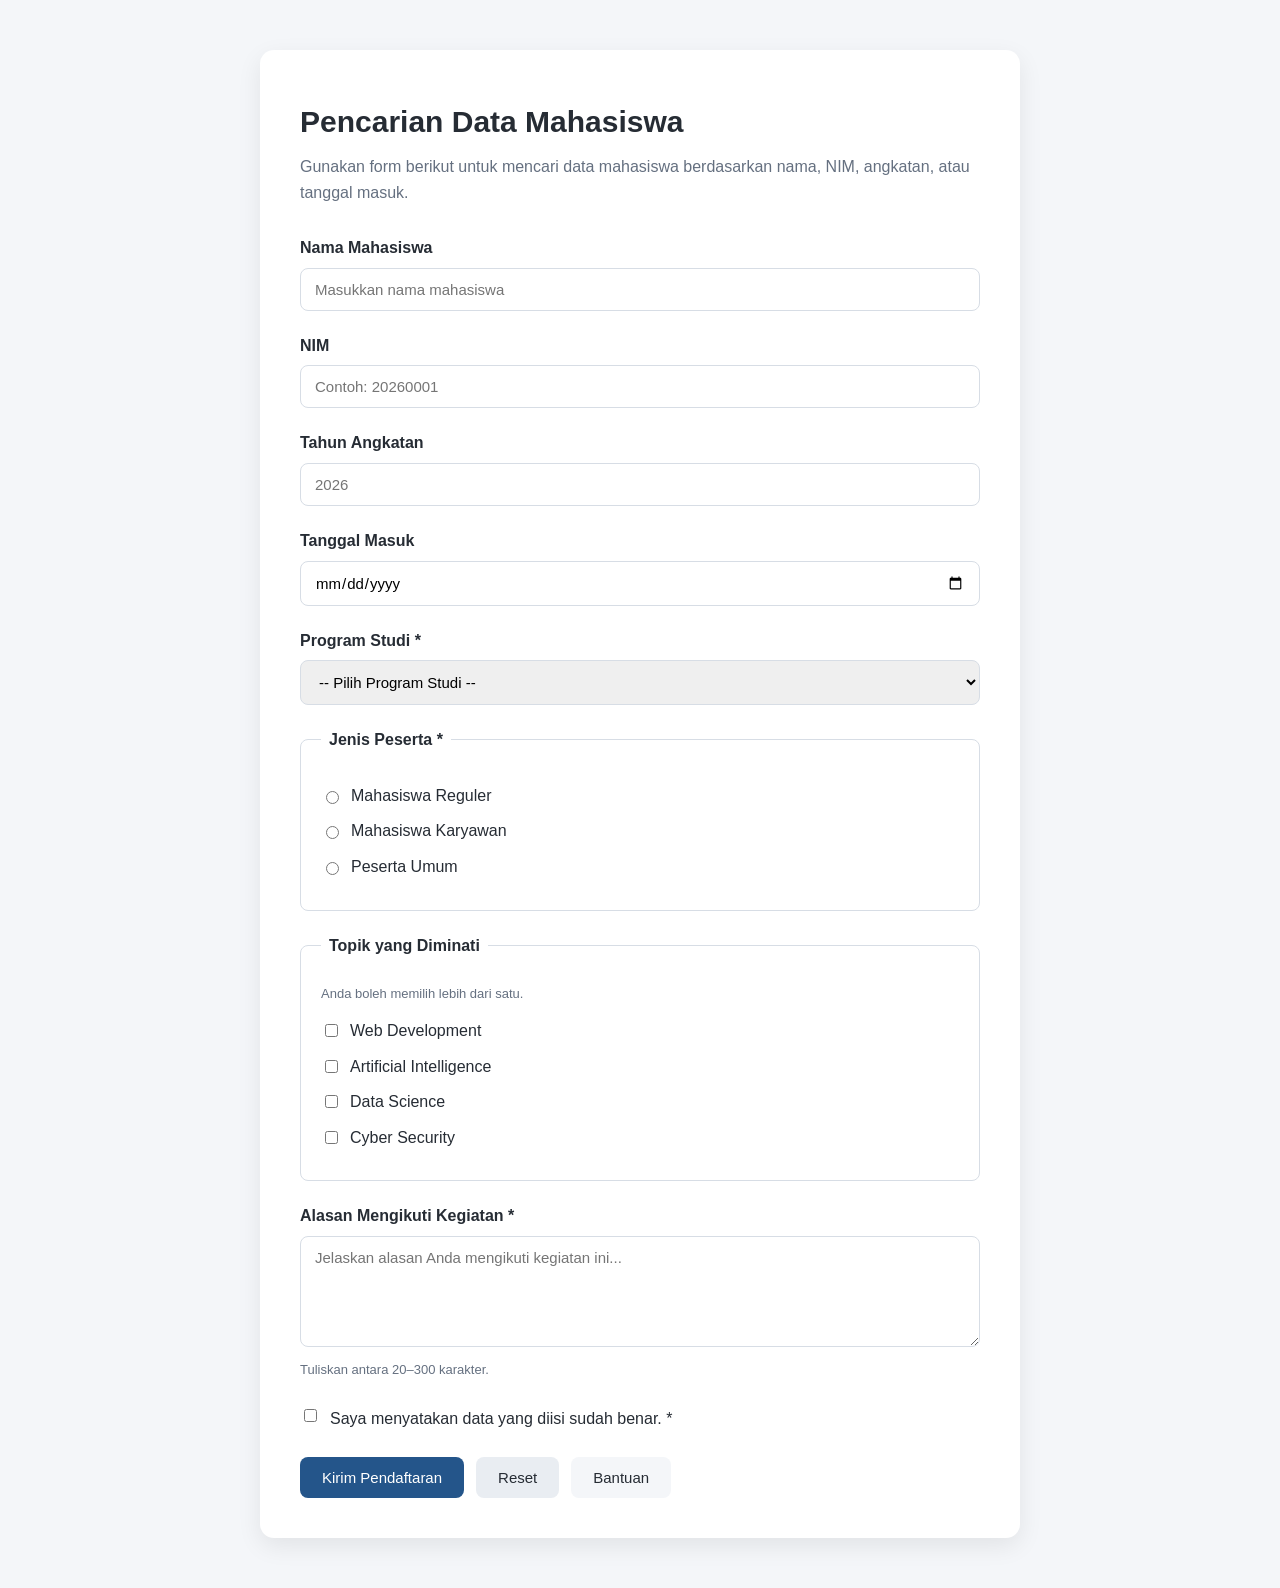
<file: contoh-1/index.html>
<!DOCTYPE html>
<html lang="id">
<head>
    <meta charset="UTF-8">
    <meta name="viewport" content="width=device-width, initial-scale=1.0">
    <title>Form Pencarian Mahasiswa</title>
    <link rel="stylesheet" href="css/style.css">
</head>
<body>
    <main class="container">
        <section class="form-card">
            <header class="form-header">
                <h1>Pencarian Data Mahasiswa</h1>
                <p class="description">
                    Gunakan form berikut untuk mencari data mahasiswa
                    berdasarkan nama, NIM, angkatan, atau tanggal masuk.
                </p>
            </header>

            <!-- Method GET digunakan karena form ini untuk pencarian data -->
            <form action="hasil-pencarian.html" method="get">
                <div class="form-group">
                    <label for="nama">Nama Mahasiswa</label>
                    <input type="text" id="nama" name="nama"
                           placeholder="Masukkan nama mahasiswa">
                </div>

                <div class="form-group">
                    <label for="nim">NIM</label>
                    <input type="text" id="nim" name="nim"
                           placeholder="Contoh: 20260001">
                </div>

                <div class="form-group">
                    <label for="angkatan">Tahun Angkatan</label>
                    <input type="number" id="angkatan" name="angkatan"
                           min="2020" max="2030" placeholder="2026">
                </div>

                <div class="form-group">
                    <label for="tanggal">Tanggal Masuk</label>
                    <input type="date" id="tanggal" name="tanggal">
                </div>

                <div class="form-group">
                    <label for="program-studi">Program Studi *</label>
                    <select id="program-studi" name="program_studi" required>
                        <option value="">-- Pilih Program Studi --</option>
                        <option value="informatika">Teknik Informatika</option>
                        <option value="mesin">Teknik Mesin</option>
                        <option value="elektro">Teknik Elektro</option>
                        <option value="sipil">Teknik Sipil</option>
                    </select>
                </div>

                <fieldset>
                    <legend>Jenis Peserta *</legend>
                    <div class="option">
                        <input type="radio" id="reguler" name="jenis_peserta"
                               value="reguler" required>
                        <label for="reguler">Mahasiswa Reguler</label>
                    </div>
                    <div class="option">
                        <input type="radio" id="karyawan" name="jenis_peserta"
                               value="karyawan">
                        <label for="karyawan">Mahasiswa Karyawan</label>
                    </div>
                    <div class="option">
                        <input type="radio" id="umum" name="jenis_peserta"
                               value="umum">
                        <label for="umum">Peserta Umum</label>
                    </div>
                </fieldset>

                <fieldset>
                    <legend>Topik yang Diminati</legend>
                    <p class="instruction">Anda boleh memilih lebih dari satu.</p>

                    <div class="option">
                        <input type="checkbox" id="web" name="minat[]" value="web">
                        <label for="web">Web Development</label>
                    </div>
                    <div class="option">
                        <input type="checkbox" id="ai" name="minat[]" value="ai">
                        <label for="ai">Artificial Intelligence</label>
                    </div>
                    <div class="option">
                        <input type="checkbox" id="data" name="minat[]" value="data">
                        <label for="data">Data Science</label>
                    </div>
                    <div class="option">
                        <input type="checkbox" id="cyber" name="minat[]" value="cyber">
                        <label for="cyber">Cyber Security</label>
                    </div>
                </fieldset>

                <div class="form-group">
                    <label for="alasan">Alasan Mengikuti Kegiatan *</label>
                    <textarea id="alasan" name="alasan" rows="5"
                              minlength="20" maxlength="300"
                              placeholder="Jelaskan alasan Anda mengikuti kegiatan ini..."
                              required></textarea>
                    <small>Tuliskan antara 20–300 karakter.</small>
                </div>

                <div class="agreement">
                    <input type="checkbox" id="persetujuan" name="persetujuan"
                           value="setuju" required>
                    <label for="persetujuan">
                        Saya menyatakan data yang diisi sudah benar. *
                    </label>
                </div>

                <div class="button-group">
                    <button type="submit" class="btn btn-primary">
                        Kirim Pendaftaran
                    </button>
                    <button type="reset" class="btn btn-secondary">
                        Reset
                    </button>
                    <button type="button" class="btn btn-neutral">
                        Bantuan
                    </button>
                </div>
            </form>
        </section>
    </main>
</body>
</html>
</file>
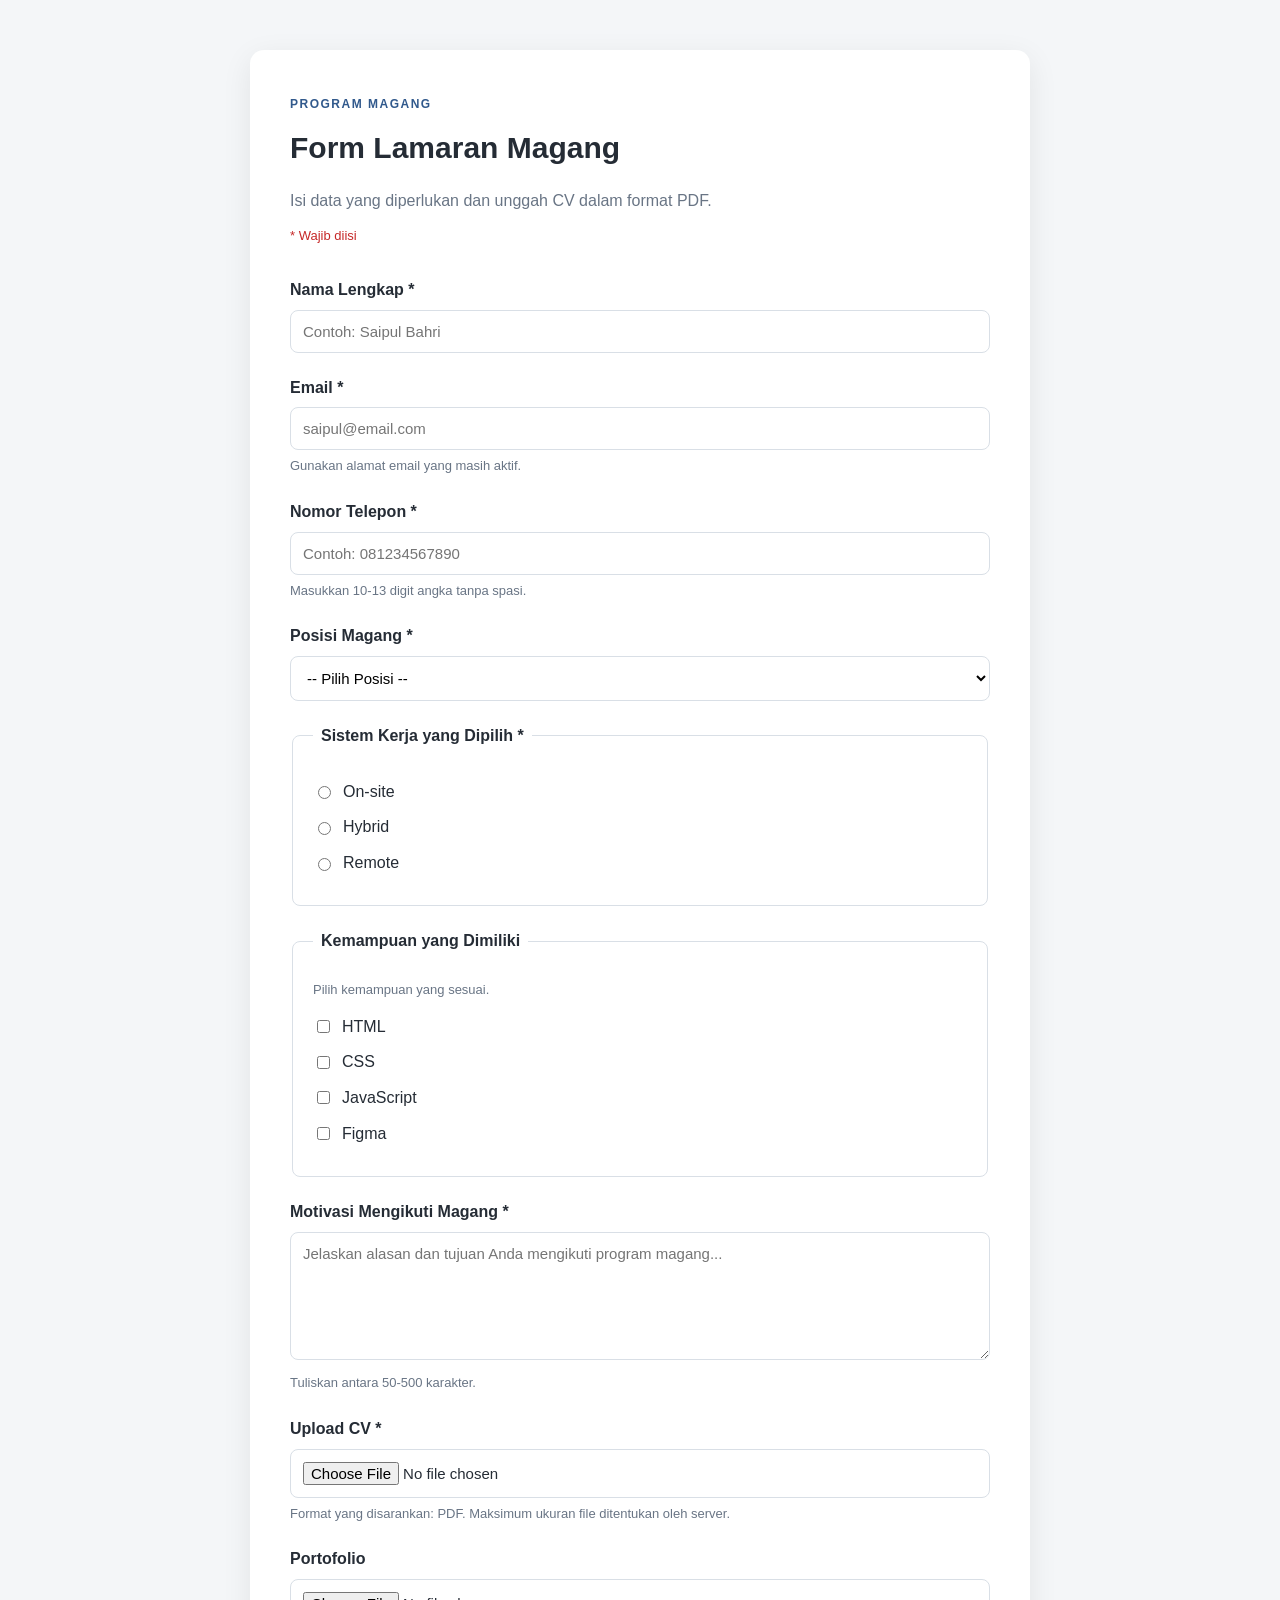
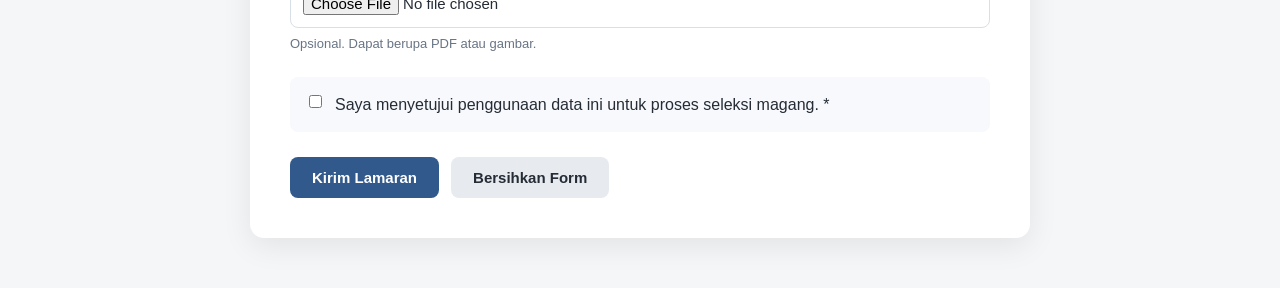
<file: contoh-2/index.html>
<!DOCTYPE html>
<html lang="id">
<head>
    <meta charset="UTF-8">
    <meta name="viewport" content="width=device-width, initial-scale=1.0">
    <title>Form Lamaran Magang</title>
    <link rel="stylesheet" href="css/style.css">
</head>
<body>
    <main class="container">
        <section class="form-card">
            <header class="form-header">
                <span class="label-top">PROGRAM MAGANG</span>
                <h1>Form Lamaran Magang</h1>
                <p>Isi data yang diperlukan dan unggah CV dalam format PDF.</p>
                <p class="required-info">* Wajib diisi</p>
            </header>

            <!-- enctype multipart/form-data dibutuhkan untuk pengiriman file -->
            <form action="/proses-lamaran" method="post"
                  enctype="multipart/form-data">

                <div class="form-group">
                    <label for="nama">Nama Lengkap *</label>
                    <input type="text" id="nama" name="nama"
                           minlength="3" maxlength="60"
                           placeholder="Contoh: Saipul Bahri" required>
                </div>

                <div class="form-group">
                    <label for="email">Email *</label>
                    <input type="email" id="email" name="email"
                           placeholder="saipul@email.com" required>
                    <small>Gunakan alamat email yang masih aktif.</small>
                </div>

                <div class="form-group">
                    <label for="telepon">Nomor Telepon *</label>
                    <input type="text" id="telepon" name="telepon"
                           pattern="[0-9]{10,13}" minlength="10" maxlength="13"
                           placeholder="Contoh: 081234567890" required>
                    <small>Masukkan 10-13 digit angka tanpa spasi.</small>
                </div>

                <div class="form-group">
                    <label for="posisi">Posisi Magang *</label>
                    <select id="posisi" name="posisi" required>
                        <option value="">-- Pilih Posisi --</option>
                        <option value="frontend">Front-End Developer</option>
                        <option value="backend">Back-End Developer</option>
                        <option value="uiux">UI/UX Designer</option>
                        <option value="data">Data Analyst</option>
                    </select>
                </div>

                <fieldset>
                    <legend>Sistem Kerja yang Dipilih *</legend>
                    <div class="option">
                        <input type="radio" id="onsite" name="sistem_kerja"
                               value="onsite" required>
                        <label for="onsite">On-site</label>
                    </div>
                    <div class="option">
                        <input type="radio" id="hybrid" name="sistem_kerja"
                               value="hybrid">
                        <label for="hybrid">Hybrid</label>
                    </div>
                    <div class="option">
                        <input type="radio" id="remote" name="sistem_kerja"
                               value="remote">
                        <label for="remote">Remote</label>
                    </div>
                </fieldset>

                <fieldset>
                    <legend>Kemampuan yang Dimiliki</legend>
                    <p class="instruction">Pilih kemampuan yang sesuai.</p>

                    <div class="option">
                        <input type="checkbox" id="html" name="keahlian[]" value="html">
                        <label for="html">HTML</label>
                    </div>
                    <div class="option">
                        <input type="checkbox" id="css" name="keahlian[]" value="css">
                        <label for="css">CSS</label>
                    </div>
                    <div class="option">
                        <input type="checkbox" id="javascript"
                               name="keahlian[]" value="javascript">
                        <label for="javascript">JavaScript</label>
                    </div>
                    <div class="option">
                        <input type="checkbox" id="figma" name="keahlian[]" value="figma">
                        <label for="figma">Figma</label>
                    </div>
                </fieldset>

                <div class="form-group">
                    <label for="motivasi">Motivasi Mengikuti Magang *</label>
                    <textarea id="motivasi" name="motivasi" rows="6"
                              minlength="50" maxlength="500"
                              placeholder="Jelaskan alasan dan tujuan Anda mengikuti program magang..."
                              required></textarea>
                    <small>Tuliskan antara 50-500 karakter.</small>
                </div>

                <div class="form-group">
                    <label for="cv">Upload CV *</label>
                    <input type="file" id="cv" name="cv"
                           accept=".pdf,application/pdf" required>
                    <small>
                        Format yang disarankan: PDF.
                        Maksimum ukuran file ditentukan oleh server.
                    </small>
                </div>

                <div class="form-group">
                    <label for="portofolio">Portofolio</label>
                    <input type="file" id="portofolio" name="portofolio"
                           accept=".pdf,.jpg,.jpeg,.png">
                    <small>Opsional. Dapat berupa PDF atau gambar.</small>
                </div>

                <div class="agreement">
                    <input type="checkbox" id="persetujuan" name="persetujuan"
                           value="setuju" required>
                    <label for="persetujuan">
                        Saya menyetujui penggunaan data ini untuk proses seleksi magang. *
                    </label>
                </div>

                <div class="button-group">
                    <button type="submit" class="btn btn-primary">
                        Kirim Lamaran
                    </button>
                    <button type="reset" class="btn btn-secondary">
                        Bersihkan Form
                    </button>
                </div>
            </form>
        </section>
    </main>
</body>
</html>
</file>
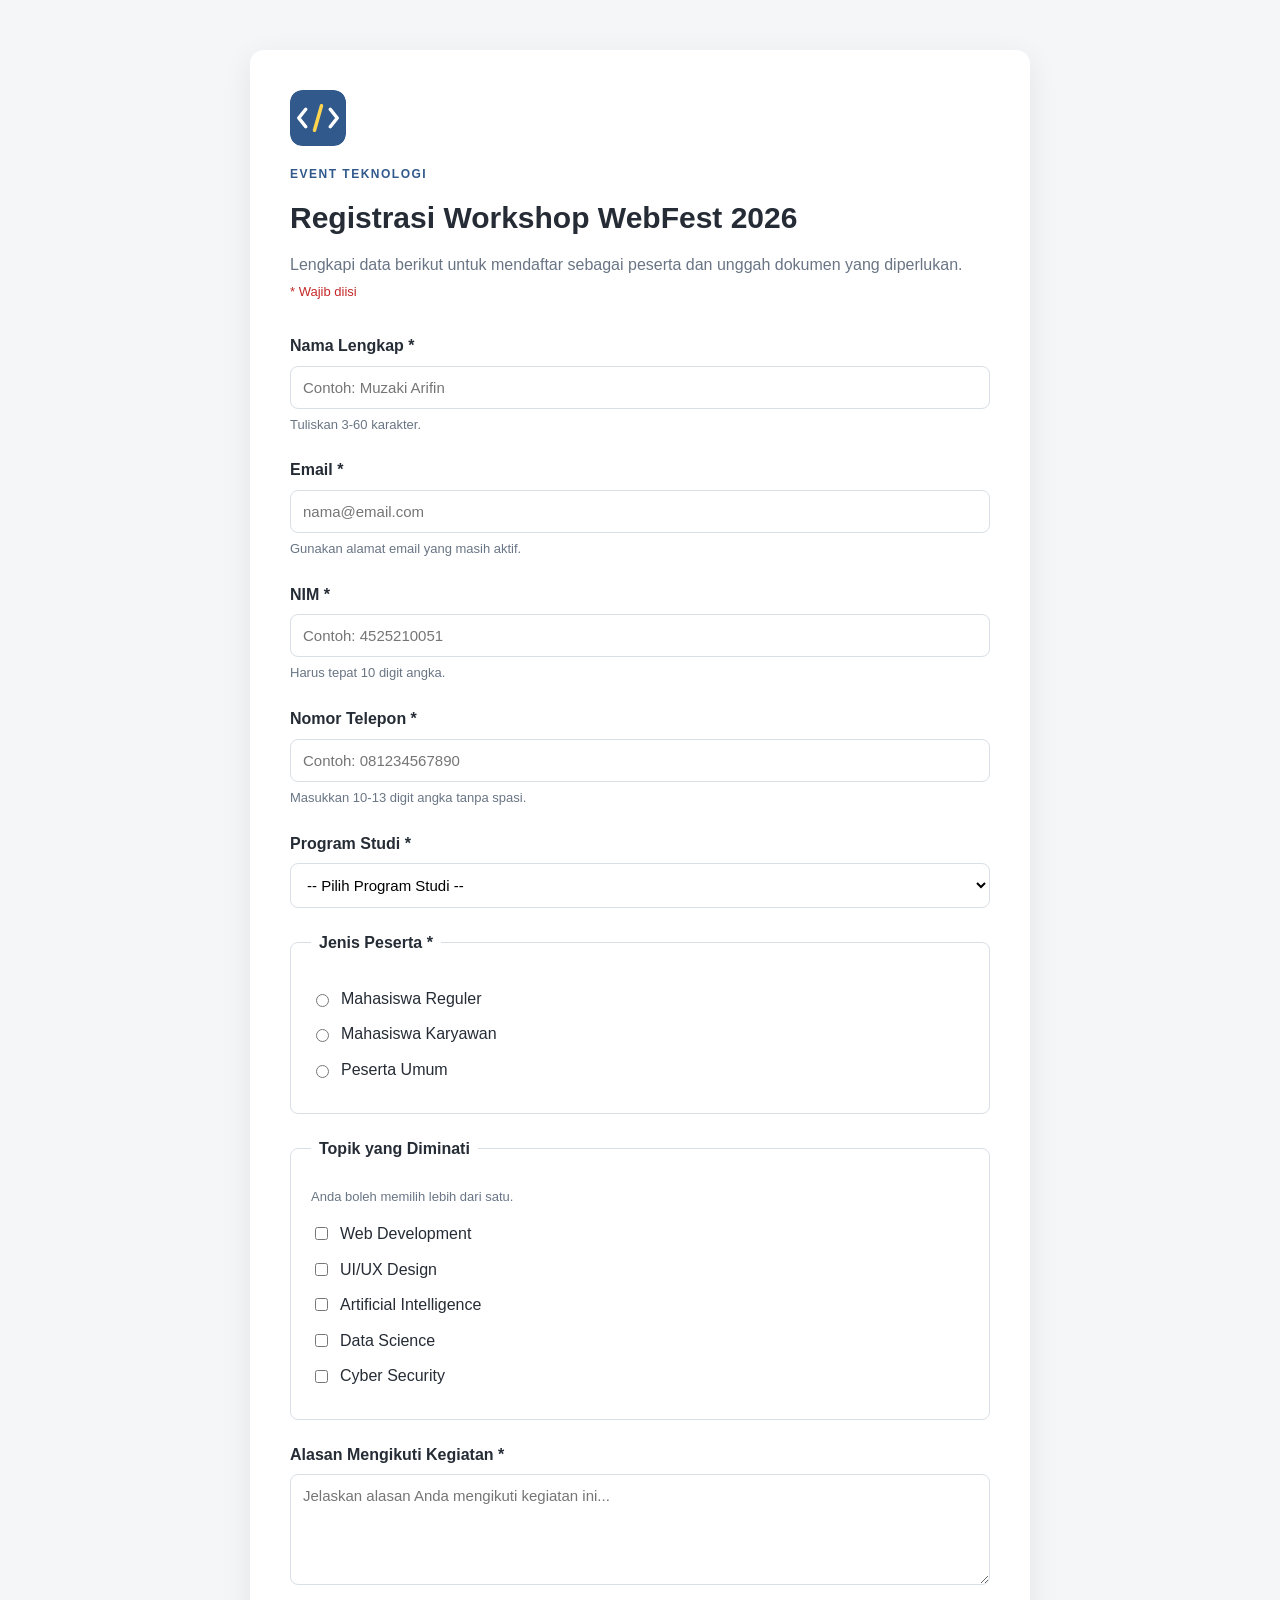
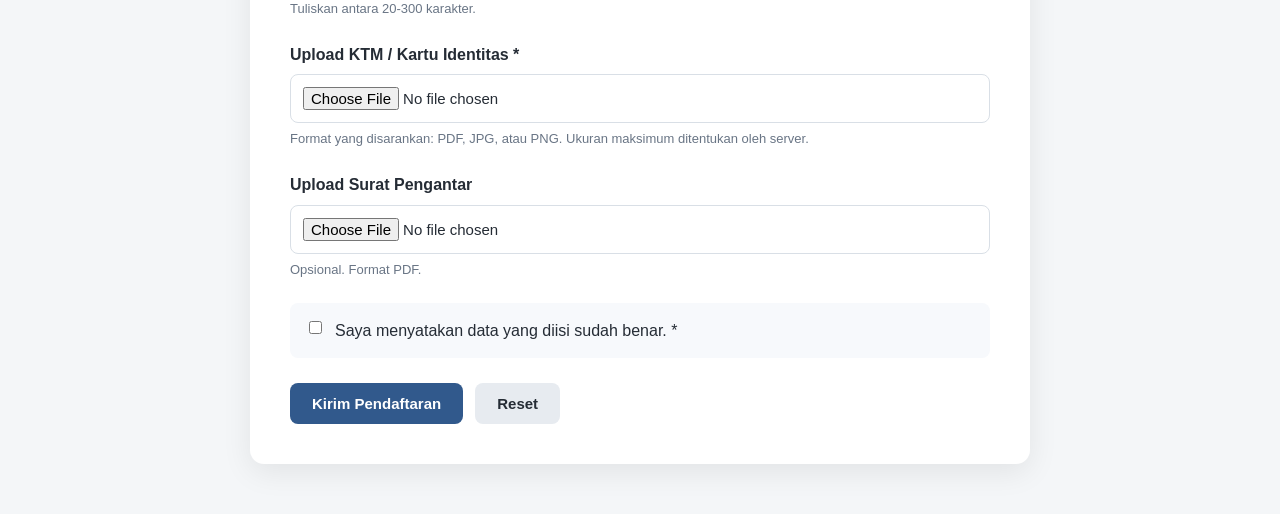
<file: Tugas/index.html>
<!DOCTYPE html>
<html lang="id">
<head>
    <meta charset="UTF-8">
    <meta name="viewport" content="width=device-width, initial-scale=1.0">
    <title>Form Registrasi Event WebFest 2026</title>
    <link rel="stylesheet" href="css/style.css">
</head>
<body>

    <main class="container">
        <section class="form-card">

            <header class="form-header">
                <img src="images/logo-event.svg" alt="Logo WebFest 2026" class="logo" width="56" height="56">
                <span class="label-top">EVENT TEKNOLOGI</span>
                <h1>Registrasi Workshop WebFest 2026</h1>
                <p>
                    Lengkapi data berikut untuk mendaftar sebagai peserta
                    dan unggah dokumen yang diperlukan.
                </p>
                <p class="required-info">* Wajib diisi</p>
            </header>

            <!--
                method POST + enctype multipart/form-data
                dibutuhkan karena form mengirim file (upload).
            -->
            <form action="/proses-registrasi" method="post" enctype="multipart/form-data">

                <!-- Nama (required, minlength, maxlength) -->
                <div class="form-group">
                    <label for="nama">Nama Lengkap *</label>
                    <input
                        type="text"
                        id="nama"
                        name="nama"
                        minlength="3"
                        maxlength="60"
                        placeholder="Contoh: Muzaki Arifin"
                        required>
                    <small>Tuliskan 3-60 karakter.</small>
                </div>

                <!-- Email -->
                <div class="form-group">
                    <label for="email">Email *</label>
                    <input
                        type="email"
                        id="email"
                        name="email"
                        placeholder="nama@email.com"
                        required>
                    <small>Gunakan alamat email yang masih aktif.</small>
                </div>

                <!-- NIM (pattern) -->
                <div class="form-group">
                    <label for="nim">NIM *</label>
                    <input
                        type="text"
                        id="nim"
                        name="nim"
                        pattern="[0-9]{10}"
                        maxlength="10"
                        placeholder="Contoh: 4525210051"
                        title="NIM harus berupa 10 digit angka"
                        required>
                    <small>Harus tepat 10 digit angka.</small>
                </div>

                <!-- Nomor Telepon (pattern) -->
                <div class="form-group">
                    <label for="telepon">Nomor Telepon *</label>
                    <input
                        type="text"
                        id="telepon"
                        name="telepon"
                        pattern="[0-9]{10,13}"
                        minlength="10"
                        maxlength="13"
                        placeholder="Contoh: 081234567890"
                        title="Nomor telepon berupa 10-13 digit angka tanpa spasi"
                        required>
                    <small>Masukkan 10-13 digit angka tanpa spasi.</small>
                </div>

                <!-- Select / Dropdown -->
                <div class="form-group">
                    <label for="program-studi">Program Studi *</label>
                    <select id="program-studi" name="program_studi" required>
                        <option value="">-- Pilih Program Studi --</option>
                        <option value="informatika">Teknik Informatika</option>
                        <option value="sistem-informasi">Sistem Informasi</option>
                        <option value="mesin">Teknik Mesin</option>
                        <option value="elektro">Teknik Elektro</option>
                        <option value="sipil">Teknik Sipil</option>
                    </select>
                </div>

                <!-- Radio Button -->
                <fieldset>
                    <legend>Jenis Peserta *</legend>

                    <div class="option">
                        <input type="radio" id="reguler" name="jenis_peserta" value="reguler" required>
                        <label for="reguler">Mahasiswa Reguler</label>
                    </div>

                    <div class="option">
                        <input type="radio" id="karyawan" name="jenis_peserta" value="karyawan">
                        <label for="karyawan">Mahasiswa Karyawan</label>
                    </div>

                    <div class="option">
                        <input type="radio" id="umum" name="jenis_peserta" value="umum">
                        <label for="umum">Peserta Umum</label>
                    </div>
                </fieldset>

                <!-- Checkbox -->
                <fieldset>
                    <legend>Topik yang Diminati</legend>
                    <p class="instruction">Anda boleh memilih lebih dari satu.</p>

                    <div class="option">
                        <input type="checkbox" id="web" name="minat[]" value="web">
                        <label for="web">Web Development</label>
                    </div>

                    <div class="option">
                        <input type="checkbox" id="uiux" name="minat[]" value="uiux">
                        <label for="uiux">UI/UX Design</label>
                    </div>

                    <div class="option">
                        <input type="checkbox" id="ai" name="minat[]" value="ai">
                        <label for="ai">Artificial Intelligence</label>
                    </div>

                    <div class="option">
                        <input type="checkbox" id="data" name="minat[]" value="data">
                        <label for="data">Data Science</label>
                    </div>

                    <div class="option">
                        <input type="checkbox" id="cyber" name="minat[]" value="cyber">
                        <label for="cyber">Cyber Security</label>
                    </div>
                </fieldset>

                <!-- Textarea -->
                <div class="form-group">
                    <label for="alasan">Alasan Mengikuti Kegiatan *</label>
                    <textarea
                        id="alasan"
                        name="alasan"
                        rows="5"
                        minlength="20"
                        maxlength="300"
                        placeholder="Jelaskan alasan Anda mengikuti kegiatan ini..."
                        required></textarea>
                    <small>Tuliskan antara 20-300 karakter.</small>
                </div>

                <!-- Upload KTM -->
                <div class="form-group">
                    <label for="ktm">Upload KTM / Kartu Identitas *</label>
                    <input
                        type="file"
                        id="ktm"
                        name="ktm"
                        accept=".pdf,.jpg,.jpeg,.png"
                        required>
                    <small>Format yang disarankan: PDF, JPG, atau PNG. Ukuran maksimum ditentukan oleh server.</small>
                </div>

                <!-- Upload Surat Pengantar -->
                <div class="form-group">
                    <label for="surat">Upload Surat Pengantar</label>
                    <input
                        type="file"
                        id="surat"
                        name="surat"
                        accept=".pdf">
                    <small>Opsional. Format PDF.</small>
                </div>

                <!-- Persetujuan -->
                <div class="agreement">
                    <input type="checkbox" id="persetujuan" name="persetujuan" value="setuju" required>
                    <label for="persetujuan">Saya menyatakan data yang diisi sudah benar. *</label>
                </div>

                <!-- Tombol -->
                <div class="button-group">
                    <button type="submit" class="btn btn-primary">Kirim Pendaftaran</button>
                    <button type="reset" class="btn btn-secondary">Reset</button>
                </div>

            </form>

        </section>
    </main>

</body>
</html>
</file>
<file: contoh-1/css/style.css>
:root {
    --primary: #24558a;
    --primary-dark: #173b61;
    --background: #f4f6f9;
    --surface: #ffffff;
    --text: #262c34;
    --text-secondary: #657080;
    --border: #d7dde5;
    --radius: 8px;
}

* {
    box-sizing: border-box;
}

body {
    margin: 0;
    font-family: Arial, Helvetica, sans-serif;
    background-color: var(--background);
    color: var(--text);
    line-height: 1.6;
}

.container {
    width: 90%;
    max-width: 760px;
    margin: 50px auto;
}

.form-card {
    background-color: var(--surface);
    padding: 40px;
    border-radius: 14px;
    box-shadow: 0 8px 25px rgba(0, 0, 0, 0.08);
}

.form-header {
    margin-bottom: 30px;
}

.label-top {
    color: var(--primary);
    font-size: 12px;
    font-weight: bold;
    letter-spacing: 1.5px;
}

.form-header h1 {
    margin: 8px 0;
    font-size: 30px;
}

.form-header p {
    color: var(--text-secondary);
    margin: 0;
}

.form-group {
    margin-bottom: 22px;
}

label {
    font-weight: bold;
}

.form-group label {
    display: block;
    margin-bottom: 7px;
}

input[type="text"],
input[type="number"],
input[type="date"],
select,
textarea {
    width: 100%;
    padding: 12px 14px;
    border: 1px solid var(--border);
    border-radius: var(--radius);
    font-family: inherit;
    font-size: 15px;
}

textarea {
    resize: vertical;
}

input:focus,
select:focus,
textarea:focus {
    outline: 2px solid rgba(36, 85, 138, 0.20);
    border-color: var(--primary);
}

small,
.instruction {
    display: block;
    margin-top: 6px;
    color: var(--text-secondary);
    font-size: 13px;
}

fieldset {
    margin: 0 0 22px;
    padding: 20px;
    border: 1px solid var(--border);
    border-radius: var(--radius);
}

legend {
    padding: 0 8px;
    font-weight: bold;
}

.option {
    display: flex;
    align-items: center;
    gap: 9px;
    margin: 10px 0;
}

.option label {
    font-weight: normal;
}

.agreement {
    display: flex;
    align-items: flex-start;
    gap: 10px;
    margin: 25px 0;
}

.agreement label {
    font-weight: normal;
}

.button-group {
    display: flex;
    gap: 12px;
}

.btn {
    padding: 12px 22px;
    border: none;
    border-radius: var(--radius);
    font-size: 15px;
    cursor: pointer;
}

.btn-primary {
    background-color: var(--primary);
    color: white;
}

.btn-primary:hover {
    background-color: var(--primary-dark);
}

.btn-secondary {
    background-color: #e9edf2;
    color: var(--text);
}

.btn-neutral {
    background-color: #f4f6f9;
    color: var(--text);
}

@media (max-width: 600px) {
    .container {
        margin: 20px auto;
    }

    .form-card {
        padding: 24px;
    }

    .button-group {
        flex-direction: column;
    }

    .btn {
        width: 100%;
    }
}
</file>
<file: contoh-2/css/style.css>
:root {
    --primary: #31598c;
    --primary-dark: #203f65;
    --background: #f4f6f8;
    --surface: #ffffff;
    --text: #252c35;
    --muted: #697585;
    --border: #d9dfe6;
    --danger: #c62828;
    --radius: 8px;
}

* {
    box-sizing: border-box;
}

body {
    margin: 0;
    font-family: Arial, Helvetica, sans-serif;
    background-color: var(--background);
    color: var(--text);
    line-height: 1.6;
}

.container {
    width: 90%;
    max-width: 780px;
    margin: 50px auto;
}

.form-card {
    background-color: var(--surface);
    padding: 40px;
    border-radius: 14px;
    box-shadow: 0 8px 30px rgba(0, 0, 0, 0.08);
}

.form-header {
    margin-bottom: 30px;
}

.label-top {
    color: var(--primary);
    font-size: 12px;
    font-weight: bold;
    letter-spacing: 1.5px;
}

.form-header h1 {
    margin: 8px 0 10px;
    font-size: 30px;
}

.form-header p {
    margin-bottom: 5px;
    color: var(--muted);
}

.required-info {
    color: var(--danger) !important;
    font-size: 13px;
}

.form-group {
    margin-bottom: 22px;
}

.form-group label {
    display: block;
    margin-bottom: 7px;
    font-weight: bold;
}

input[type="text"],
input[type="email"],
input[type="file"],
select,
textarea {
    width: 100%;
    padding: 12px;
    border: 1px solid var(--border);
    border-radius: var(--radius);
    font-family: inherit;
    font-size: 15px;
    background-color: white;
}

textarea {
    resize: vertical;
}

input:focus,
select:focus,
textarea:focus {
    outline: 2px solid rgba(49, 89, 140, 0.20);
    border-color: var(--primary);
}

small,
.instruction {
    display: block;
    margin-top: 6px;
    color: var(--muted);
    font-size: 13px;
}

fieldset {
    margin-bottom: 22px;
    padding: 20px;
    border: 1px solid var(--border);
    border-radius: var(--radius);
}

legend {
    padding: 0 8px;
    font-weight: bold;
}

.option {
    display: flex;
    align-items: center;
    gap: 9px;
    margin: 10px 0;
}

.option label {
    font-weight: normal;
}

.agreement {
    display: flex;
    align-items: flex-start;
    gap: 10px;
    padding: 15px;
    margin-bottom: 25px;
    background-color: #f7f9fc;
    border-radius: var(--radius);
}

.agreement label {
    font-weight: normal;
}

.button-group {
    display: flex;
    gap: 12px;
}

.btn {
    padding: 12px 22px;
    border: none;
    border-radius: var(--radius);
    font-size: 15px;
    font-weight: bold;
    cursor: pointer;
}

.btn-primary {
    background-color: var(--primary);
    color: white;
}

.btn-primary:hover {
    background-color: var(--primary-dark);
}

.btn-secondary {
    background-color: #e7ebf0;
    color: var(--text);
}

@media (max-width: 600px) {
    .container {
        margin: 20px auto;
    }

    .form-card {
        padding: 24px;
    }

    .button-group {
        flex-direction: column;
    }

    .btn {
        width: 100%;
    }
}
</file>
<file: Tugas/css/style.css>
:root {
    --primary: #31598c;
    --primary-dark: #203f65;
    --background: #f4f6f8;
    --surface: #ffffff;
    --text: #252c35;
    --muted: #697585;
    --border: #d9dfe6;
    --danger: #c62828;
    --radius: 8px;
}

* {
    box-sizing: border-box;
}

body {
    margin: 0;
    font-family: Arial, Helvetica, sans-serif;
    background-color: var(--background);
    color: var(--text);
    line-height: 1.6;
}

.container {
    width: 90%;
    max-width: 780px;
    margin: 50px auto;
}

.form-card {
    background-color: var(--surface);
    padding: 40px;
    border-radius: 14px;
    box-shadow: 0 8px 30px rgba(0, 0, 0, 0.08);
}

.form-header {
    margin-bottom: 30px;
}

.logo {
    display: block;
    margin-bottom: 14px;
    border-radius: 12px;
}

.label-top {
    color: var(--primary);
    font-size: 12px;
    font-weight: bold;
    letter-spacing: 1.5px;
}

.form-header h1 {
    margin: 8px 0 10px;
    font-size: 30px;
}

.form-header p {
    margin: 0 0 5px;
    color: var(--muted);
}

.form-header .required-info {
    color: var(--danger);
    font-size: 13px;
}

.form-group {
    margin-bottom: 22px;
}

.form-group label {
    display: block;
    margin-bottom: 7px;
    font-weight: bold;
}

input[type="text"],
input[type="email"],
input[type="file"],
select,
textarea {
    width: 100%;
    padding: 12px;
    border: 1px solid var(--border);
    border-radius: var(--radius);
    font-family: inherit;
    font-size: 15px;
    background-color: white;
}

textarea {
    resize: vertical;
}

input:focus,
select:focus,
textarea:focus {
    outline: 2px solid rgba(49, 89, 140, 0.20);
    border-color: var(--primary);
}

/* Umpan balik visual setelah pengguna berinteraksi dengan field */
input:user-invalid,
select:user-invalid,
textarea:user-invalid {
    border-color: var(--danger);
    background-color: #fff6f6;
}

input:user-valid:not([type="file"]),
select:user-valid,
textarea:user-valid {
    border-color: #2e7d32;
}

small,
.instruction {
    display: block;
    margin-top: 6px;
    color: var(--muted);
    font-size: 13px;
}

fieldset {
    margin: 0 0 22px;
    padding: 20px;
    border: 1px solid var(--border);
    border-radius: var(--radius);
}

legend {
    padding: 0 8px;
    font-weight: bold;
}

.option {
    display: flex;
    align-items: center;
    gap: 9px;
    margin: 10px 0;
}

.option label {
    font-weight: normal;
}

.agreement {
    display: flex;
    align-items: flex-start;
    gap: 10px;
    padding: 15px;
    margin-bottom: 25px;
    background-color: #f7f9fc;
    border-radius: var(--radius);
}

.agreement label {
    font-weight: normal;
}

.button-group {
    display: flex;
    gap: 12px;
}

.btn {
    padding: 12px 22px;
    border: none;
    border-radius: var(--radius);
    font-size: 15px;
    font-weight: bold;
    cursor: pointer;
}

.btn-primary {
    background-color: var(--primary);
    color: white;
}

.btn-primary:hover {
    background-color: var(--primary-dark);
}

.btn-secondary {
    background-color: #e7ebf0;
    color: var(--text);
}

@media (max-width: 600px) {
    .container {
        margin: 20px auto;
    }

    .form-card {
        padding: 24px;
    }

    .button-group {
        flex-direction: column;
    }

    .btn {
        width: 100%;
    }
}
</file>
